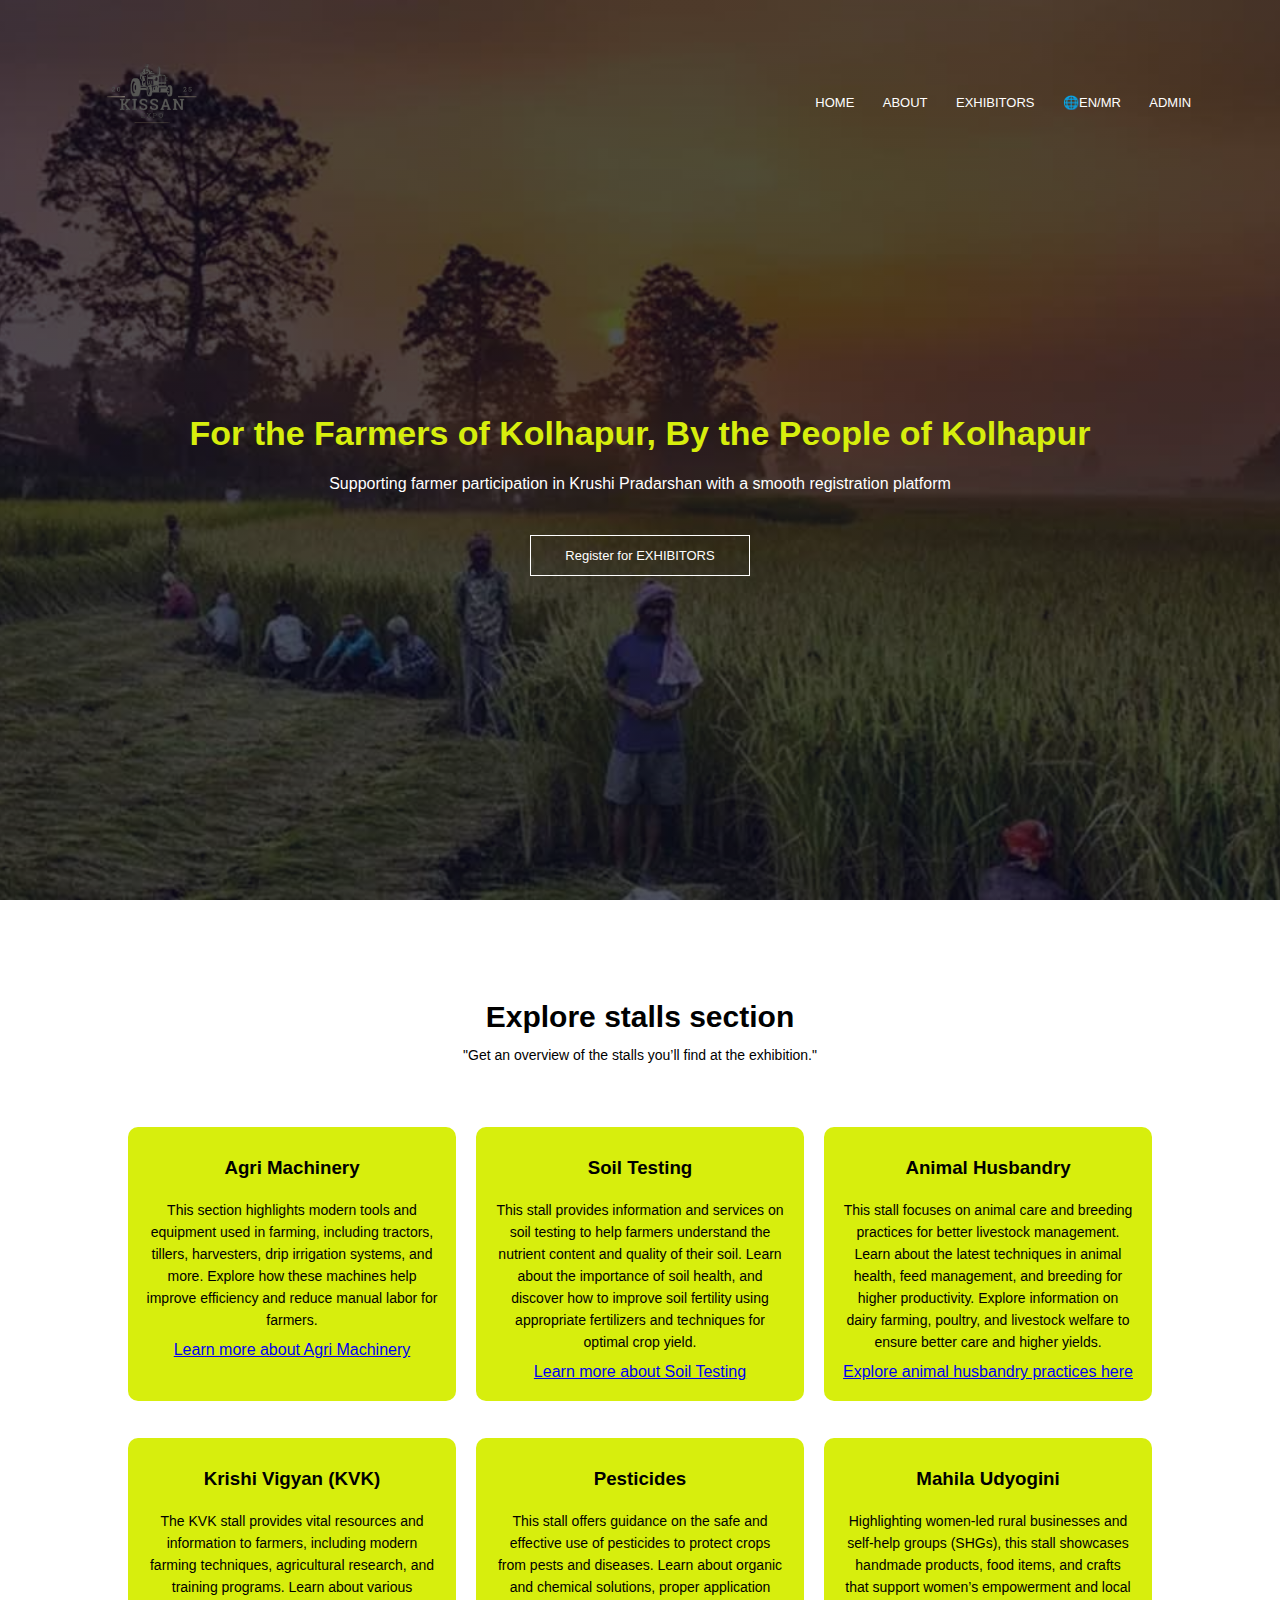
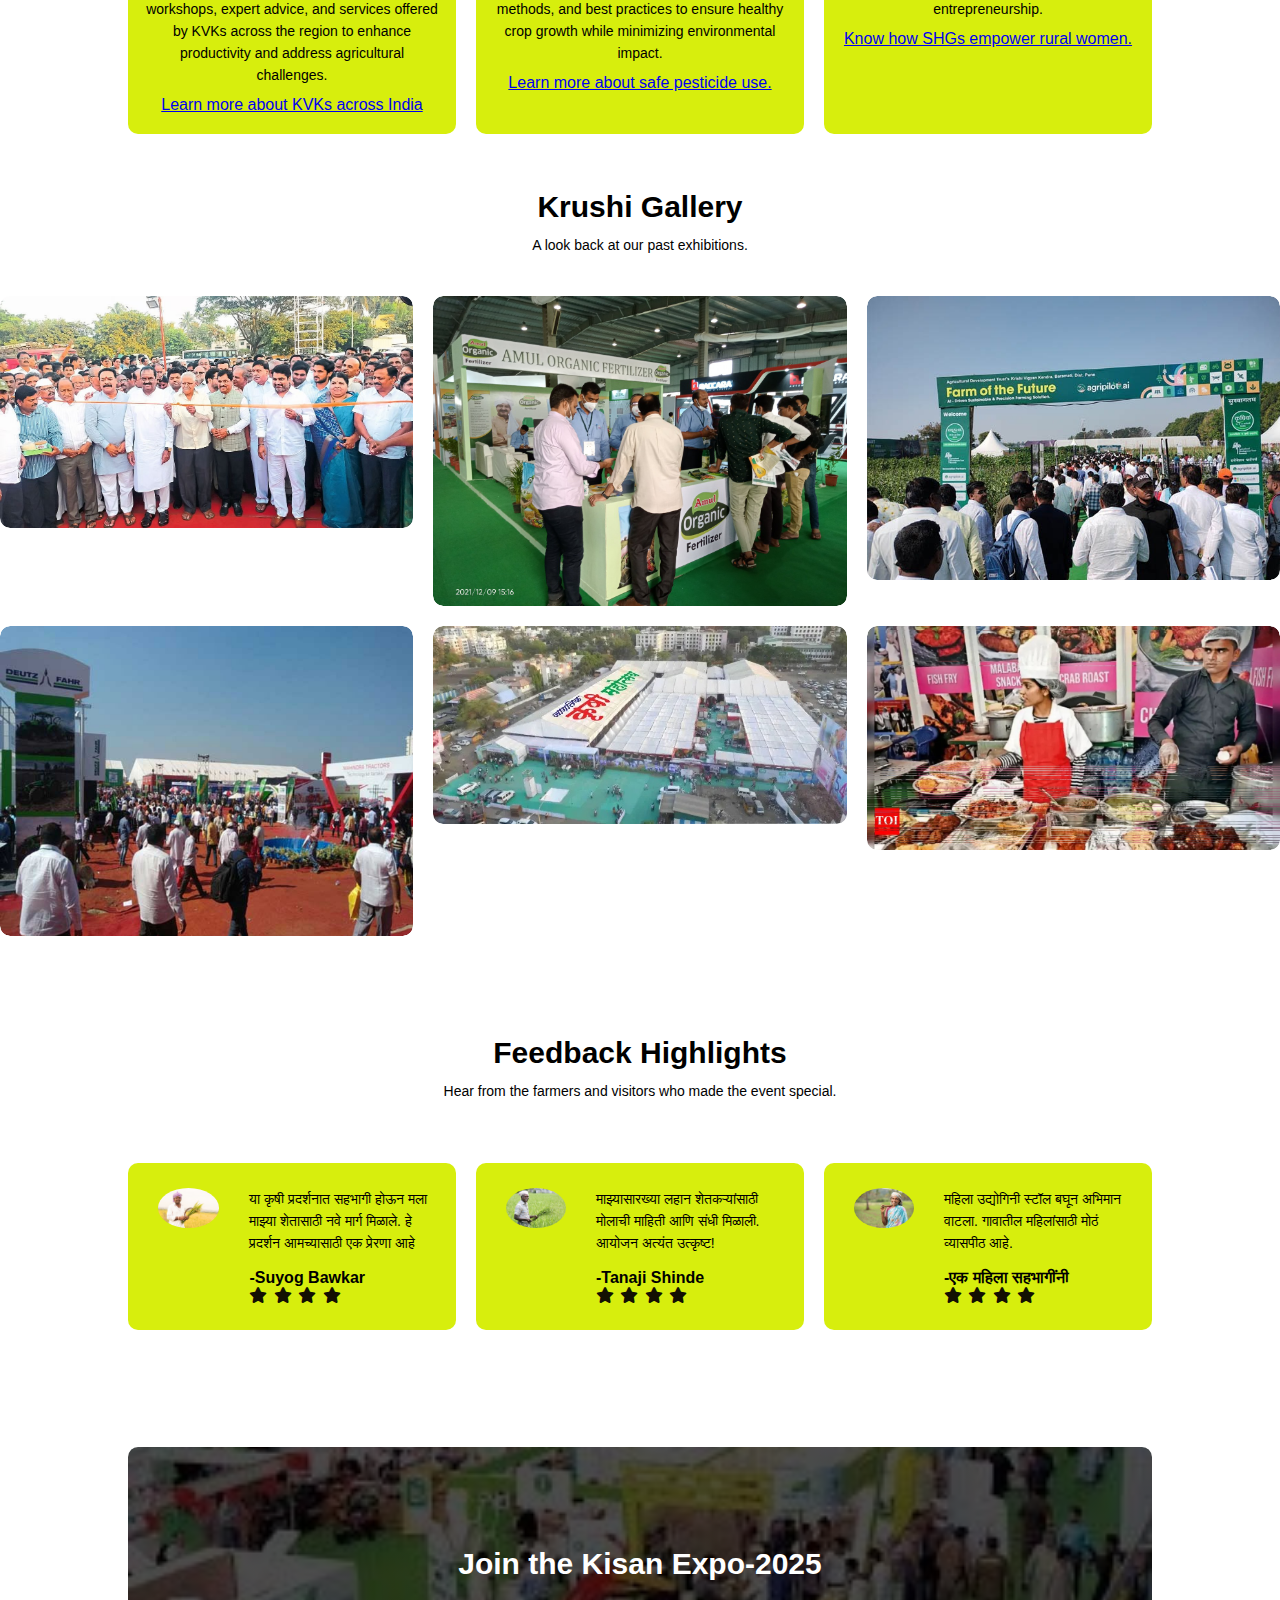
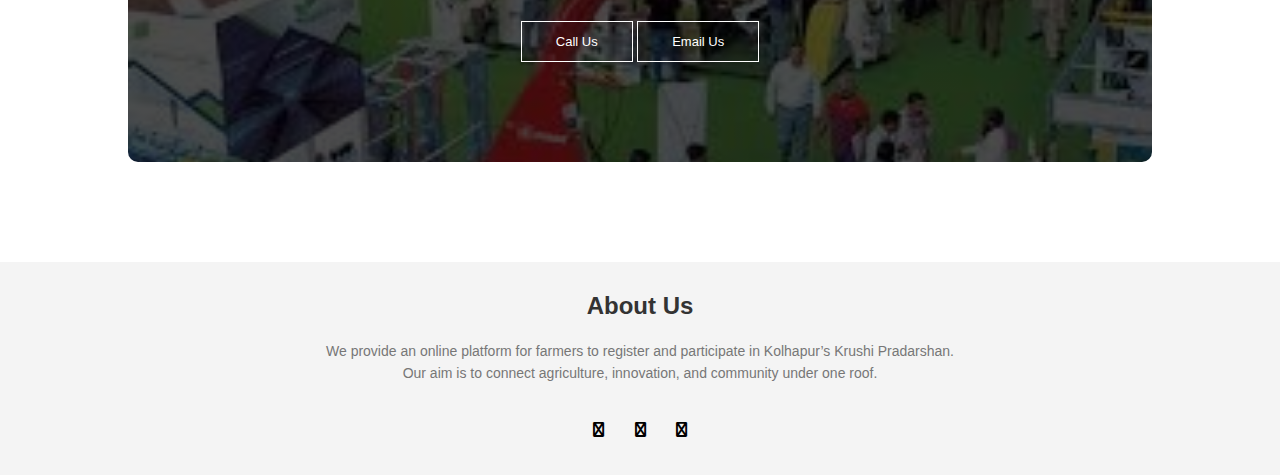
<file: index.html>
<!DOCTYPE html>
<html lang="en">
<head>
    <meta charset="UTF-8">
    <meta name="viewport" content="width=device-width, initial-scale=1.0">
    <title>Kisan Expo</title>
    <link rel="icon" type="image/x-icon" href="images/favicon.ico">
    <link rel="stylesheet" href="style.css">
    <link rel="preconnect" href="https://fonts.googleapis.com">

<link href="https://fonts.googleapis.com/css2?family=Nunito:ital,wght@0,200..1000;1,200..1000&display=swap"
 rel="stylesheet">

 <link rel="stylesheet" href="https://cdnjs.cloudflare.com/ajax/libs/font-awesome/6.4.0/css/all.min.css">
</head>
<body>
    <section class="header">
        <nav>
            <a href="index.html"><img src="images/LOGO2.png"></a>
            <div class="nav-links" id="navLinks">
                <i class="fa fa-times" onclick="hideMenu()"></i>
                <ul>
                    <li><a href="index.html">HOME</a></li>
                    <li><a href="about.html">ABOUT</a></li>
                    <li><a href="exhibitors.html">EXHIBITORS</a></li>
                    <li><a href="">🌐EN/MR</a></li>
                    <li><a href="admin.html">ADMIN</a></li>
                </ul>
            </div>
            <i class="fa fa-bars" onclick="showMenu()"></i>
        </nav>
    <div class="text-box">
        <h1>For the Farmers of Kolhapur, By the People of Kolhapur</h1>
        <p>Supporting farmer participation in Krushi Pradarshan with a smooth registration platform</p>
        <a href="exhibitors.html" class="hero-btn"> Register for EXHIBITORS</a>
    </div>

    </section>
    <!-- stalls -->

    <section class="stalls">
        <h1>Explore stalls section</h1>
         <p>"Get an overview of the stalls you’ll find at the exhibition."</p>
         <div class="row">
            <div class="stalls-col">
                <h3>Agri Machinery</h3>
                <p>This section highlights modern tools and equipment used in farming, including
                     tractors, tillers, harvesters, drip irrigation systems, and more. Explore how 
                     these machines help improve efficiency and reduce manual labor for farmers.
                </p>
                <a href="http://india.gov.in/topics/agriculture/agricultural-machinery" target="_blank">
                    Learn more about Agri Machinery</a>
            </div>

            <div class="stalls-col">
                <h3>Soil Testing</h3>
                <p>This stall provides information and services on soil testing to help farmers
                     understand the nutrient content and quality of their soil. Learn about the 
                     importance of soil health, and discover how to improve soil fertility using 
                     appropriate fertilizers and techniques for optimal crop yield.
                    </p>
                    <a href="https://greencleanguide.com/unlocking-soil-potential-a-farmers-guide-to-soil-testing-in-india/"
                     target="_blank">Learn more about Soil Testing</a>
            </div>

            <div class="stalls-col">
                <h3>Animal Husbandry</h3>
                <p>This stall focuses on animal care and breeding practices for better livestock management. 
                    Learn about the latest techniques in animal health, feed management, and breeding for
                     higher productivity. Explore information on dairy farming,
                     poultry, and livestock welfare to ensure better care and higher yields.</p>
                     <a href="https://www.india.gov.in/topics/agriculture/animal-husbandry"
                     target="_blank">Explore animal husbandry practices here</a>
            </div>

            <div class="stalls-col">
                <h3>Krishi Vigyan (KVK)</h3>
                <p>The KVK stall provides vital resources and information to farmers, including modern
                     farming techniques, agricultural research, and training programs. Learn about various workshops,
                      expert advice, and services offered by KVKs across the region to enhance 
                      productivity and address agricultural challenges.</p>
                      <a href="https://icar.org.in/krishi-vigyan-kendras"
                     target="_blank">Learn more about KVKs across India</a>
            </div>

            <div class="stalls-col">
                <h3>Pesticides</h3>
                <p>This stall offers guidance on the safe and effective use of pesticides to protect crops 
                    from pests and diseases. Learn about organic and chemical solutions, proper application methods,
                     and best practices to ensure healthy crop growth while minimizing environmental impact.</p>
                     <a href="https://ppqs.gov.in/divisions/integrated-pest-management/instruction-safe-use-pesticide"
                     target="_blank">Learn more about safe pesticide use.</a>
            </div>

            <div class="stalls-col">
                <h3>Mahila Udyogini</h3>
                <p>Highlighting women-led rural businesses and self-help groups (SHGs), this stall showcases 
                    handmade products, food items, and crafts that support women’s empowerment and local 
                    entrepreneurship.
                    </p>
                    <a href="https://rural.gov.in/en/press-release/schemes-women-through-self-help-groups"
                     target="_blank">Know how SHGs empower rural women.</a>
            </div> 
         </div>

    </section>
     <!-- section for GALLERY -->

    <section class="Gallery">
        <div class="Gallery-header">
            <h1>Krushi Gallery</h1>
            <p>A look back at our past exhibitions.</p>
        </div>
    
        <div class="row Gallery">
            <div class="Gallery-col">
                <div class="image-wrapper">
                    <img src="images/main.jpg" alt="Opening ceremony of Krushi Pradarshan">
                    <div class="layer">
                        <h3>Inauguration Moment</h3>
                    </div>
                </div>
            </div>
            <div class="Gallery-col">
                <div class="image-wrapper">
                <img src="images/pestisides.jpg" alt="Pesticides Section">
                    <div class="layer">
                       <h3>Pesticide Awareness Corner</h3>
                    </div>
                </div>
            </div>
            <div class="Gallery-col">
                <div class="image-wrapper">
                <img src="images/random1.jpg" alt="Random Image 1">
                <div class="layer">
                    <h3>Visitors at the Venue</h3>
                </div>
                </div>
            </div>
            <div class="Gallery-col">
                <div class="image-wrapper">
                <img src="images/random2.jpg" alt="Random Image 2">
                <div class="layer">
                    <h3>Visitors at the Venue</h3>
                </div>
                </div>
            </div>
            <div class="Gallery-col">
                <div class="image-wrapper">
                <img src="images/random3.jpg" alt="Random Image 3">
                <div class="layer">
                    <h3>Outside View of the Event</h3>
                </div>
                </div>
            </div>
            <div class="Gallery-col">
                <div class="image-wrapper">
                <img src="images/womenstall.jpg" alt="Random Image 4">
                <div class="layer">
                    <h3>Handmade by Her</h3>
                </div>
                </div>
            </div>
        </div>
        
        </div>
        
    </section>

    <!----feedback--->

    <section class="Feedback">
        <h1>Feedback Highlights</h1>
        <p>Hear from the farmers and visitors who made the event special.</p>

        <div class="row">
            <div class="Feedback-col">
                <img src="images/feed1.jpg" alt="Farmers image">
                <div>
                    <p>या कृषी प्रदर्शनात सहभागी होऊन मला माझ्या शेतासाठी नवे मार्ग मिळाले. हे प्रदर्शन आमच्यासाठी एक प्रेरणा आहे</p>
                    <h4>-Suyog Bawkar</h4>
                    <i class="fa fa-star"></i>
                    <i class="fa fa-star"></i>
                    <i class="fa fa-star"></i>
                    <i class="fa fa-star"></i>
                    <i class="fa fa-star-o"></i>
                </div>
            </div>
            <div class="Feedback-col">
                <img src="images/feed2.jpg" alt="Farmers image">
                <div>
                    <p>माझ्यासारख्या लहान शेतकऱ्यांसाठी मोलाची माहिती आणि संधी मिळाली. आयोजन अत्यंत उत्कृष्ट!</p>
                    <h4>-Tanaji Shinde</h4>
                    <i class="fa fa-star"></i>
                    <i class="fa fa-star"></i>
                    <i class="fa fa-star"></i>
                    <i class="fa fa-star"></i>
                    <i class="fa fa-star-half-o"></i>
                </div>
            </div>
            <div class="Feedback-col">
                <img src="images/feed3.jpg" alt="Farmers image">
                <div>
                    <p>महिला उद्योगिनी स्टॉल बघून अभिमान वाटला. गावातील महिलांसाठी मोठं व्यासपीठ आहे.</p>
                    <h4>-एक महिला सहभागींनी</h4>
                    <i class="fa fa-star"></i>
                    <i class="fa fa-star"></i>
                    <i class="fa fa-star"></i>
                    <i class="fa fa-star"></i>
                    <i class="fa fa-star-o"></i>
                </div>
            </div>
        </div>
    </section>

    <!-- call to action -->

    <section class="cta">
        <h1>Join the Kisan Expo-2025</h1>
        <a href="tel:+919876543210" class="hero-btn">Call Us</a>
        <a href="mailto:kisanexpo@gmail.com" class="hero-btn">Email Us</a>

    </section>

     <!-- footer -->
      <section class="Footer">
        <h4>About Us</h4>
        <p>We provide an online platform for farmers to register and participate in Kolhapur’s Krushi Pradarshan. 
            <br>Our aim is to connect agriculture, innovation, and community under one roof. </p>
        <div class="icons">
            <i class="fa fa-facebook"></i>
            <i class="fa fa-twitter"></i>
            <i class="fa fa-instagram"></i>
        </div>
      </section>

    <!----javascript for toggle menu----->
    <script>
        var navLinks = document.getElementById("navLinks");
        function showMenu(){
            navLinks.style.right ="0";
        }

        function hideMenu(){
            navLinks.style.right ="-200px";
        }
    </script>
</body>
</html>
</file>
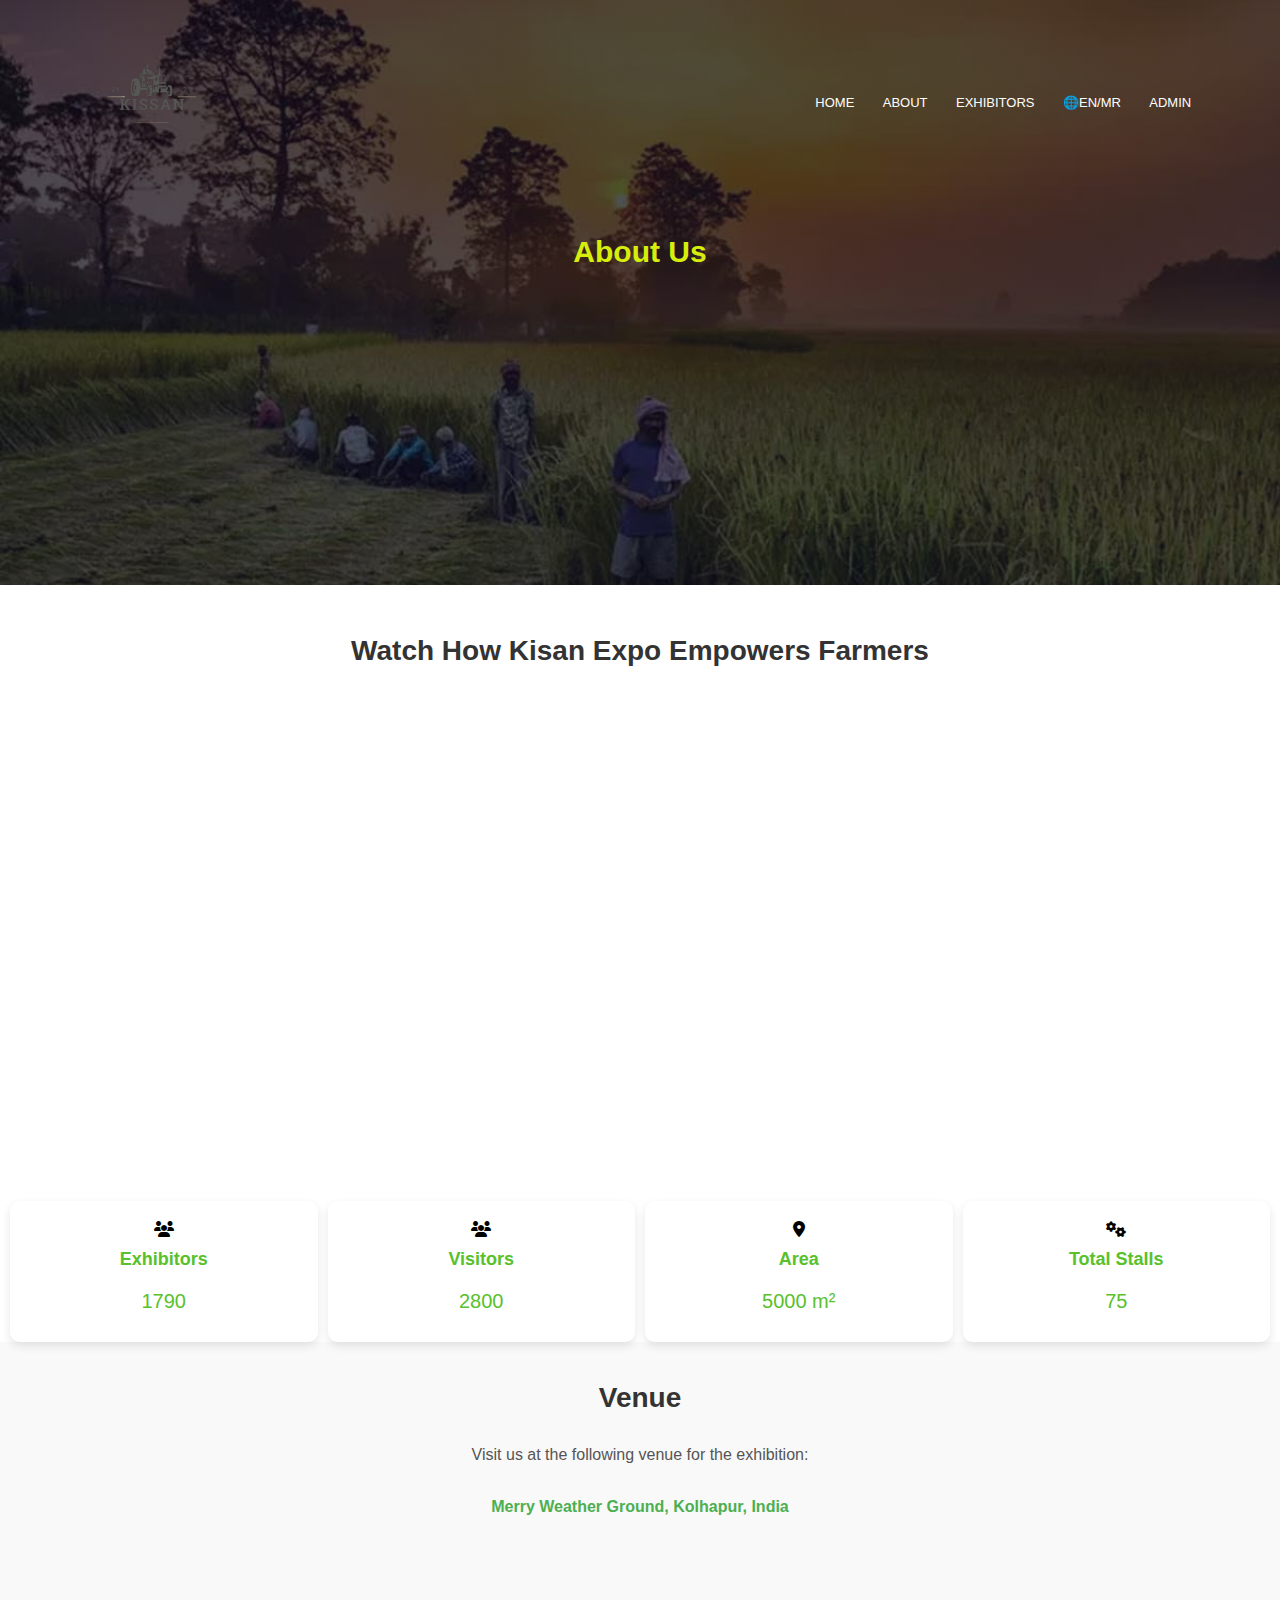
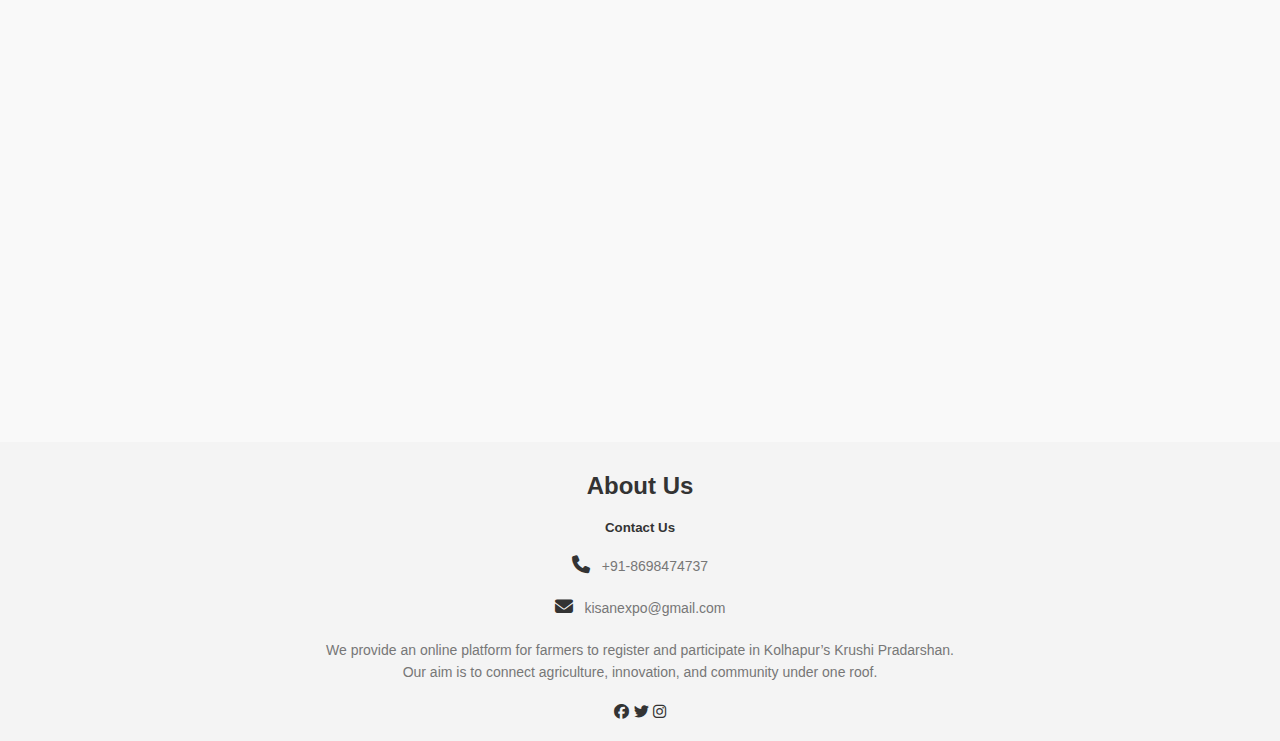
<file: about.html>
<!DOCTYPE html>
<html lang="en">
<head>
    <meta charset="UTF-8">
    <meta name="viewport" content="width=device-width, initial-scale=1.0">
    <title>Kisan Expo</title>
    <link rel="icon" type="images/x-icon" href="/images/favicon.ico">
    <link rel="stylesheet" href="style.css">
    <link rel="preconnect" href="https://fonts.googleapis.com">
<!-- <link rel="preconnect" href="https://fonts.gstatic.com" crossorigin> -->
<link href="https://fonts.googleapis.com/css2?family=Nunito:ital,wght@0,200..1000;1,200..1000&display=swap"
 rel="stylesheet">
 <link rel="stylesheet" href="https://cdnjs.cloudflare.com/ajax/libs/font-awesome/6.4.0/css/all.min.css">

</head>
<body>
    <section class="sub-header">
        <nav>
            <a href="index.html"><img src="/images/LOGO2.png"></a>
            <div class="nav-links" id="navLinks">
                <i class="fa fa-times" onclick="hideMenu()"></i>
                <ul>
                    <li><a href="index.html">HOME</a></li>
                    <li><a href="about.html">ABOUT</a></li>
                    <li><a href="exhibitors.html">EXHIBITORS</a></li>
                    <li><a href="">🌐EN/MR</a></li>
                    <li><a href="admin.html">ADMIN</a></li>
                </ul>
            </div>
            <i class="fa fa-bars" onclick="showMenu()"></i>
        </nav>
        <h1>About Us</h1>

    </section>

     <section class="about-video">
        <h2>Watch How Kisan Expo Empowers Farmers</h2>
        <div class="video-container">
            <iframe width="800" height="450"
             src="https://www.youtube.com/embed/LoPkEQ_H-EI"
             title="YouTube video player" frameborder="0"
             allow="accelerometer; autoplay; clipboard-write; encrypted-media; gyroscope; picture-in-picture"
             allowfullscreen></iframe>
        </div>
    </section>
    <section class="event-stats">
        <div class="row">
            <div class="stat-card">
                <i class="fa fa-users"></i>
                <h3>Exhibitors</h3>
                <p class="count">1790</p>
            </div>
            <div class="stat-card">
                <i class="fa fa-users"></i>
                <h3>Visitors</h3>
                <p class="count">2800</p>
            </div>
            <div class="stat-card">
                <i class="fa fa-map-marker-alt"></i>
                <h3>Area</h3>
                <p class="count">5000 m²</p>
            </div>
            <div class="stat-card">
                <i class="fa fa-cogs"></i>
                <h3>Total Stalls</h3>
                <p class="count">75</p>
            </div>
        </div>
    </section>
    <section class="venue">
        <div class="venue-content">
            <h2>Venue</h2>
            <p>Visit us at the following venue for the exhibition:</p>
            <p>
                <a href="https://www.google.com/maps?q=Merry+Weather+Ground,+Kolhapur,+India" target="_blank">
                    Merry Weather Ground, Kolhapur, India
                </a>
            </p>
    
            <!-- Wrapper for map -->
            <div class="map-container">
                <iframe src="https://www.google.com/maps/embed?pb=!1m18!1m12!1m3!1d3774.8945404176316!2d74.24311321468179!3d16.70747453309119!2m3!1f0!2f0!3f0!3m2!1i1024!2i768!4f13.1!3m3!1m2!1s0x3bc2d2eea358337b%3A0x998c575d19e680f8!2sMerry+Weather+Ground,+Kolhapur,+India!5e0!3m2!1sen!2sin!4v1672751585405!5m2!1sen!2sin"
                width="600" height="300" style="border:0;" allowfullscreen="" loading="lazy"></iframe>
            </div>
        </div>
    </section>
    

    
    
    
     <!-- footer -->
      <section class="Footer">
        <h4>About Us</h4>
        <div class="contact-info">
            <h5>Contact Us</h5>
            <p><i class="fas fa-phone"></i> +91-8698474737</p>
            <p><i class="fas fa-envelope"></i> kisanexpo@gmail.com</p>
        </div>
        <p>We provide an online platform for farmers to register and participate in Kolhapur’s Krushi Pradarshan. 
            <br>Our aim is to connect agriculture, innovation, and community under one roof. </p>
        <div class="icons">
            <i class="fab fa-facebook"></i>
            <i class="fab fa-twitter"></i>
            <i class="fab fa-instagram"></i>

        </div>
      </section>

    <!----javascript for toggle menu----->
    <script>
        var navLinks = document.getElementById("navLinks");
        function showMenu(){
            navLinks.style.right ="0";
        }

        function hideMenu(){
            navLinks.style.right ="-200px";
        }
    </script>
</body>
</html>
</file>
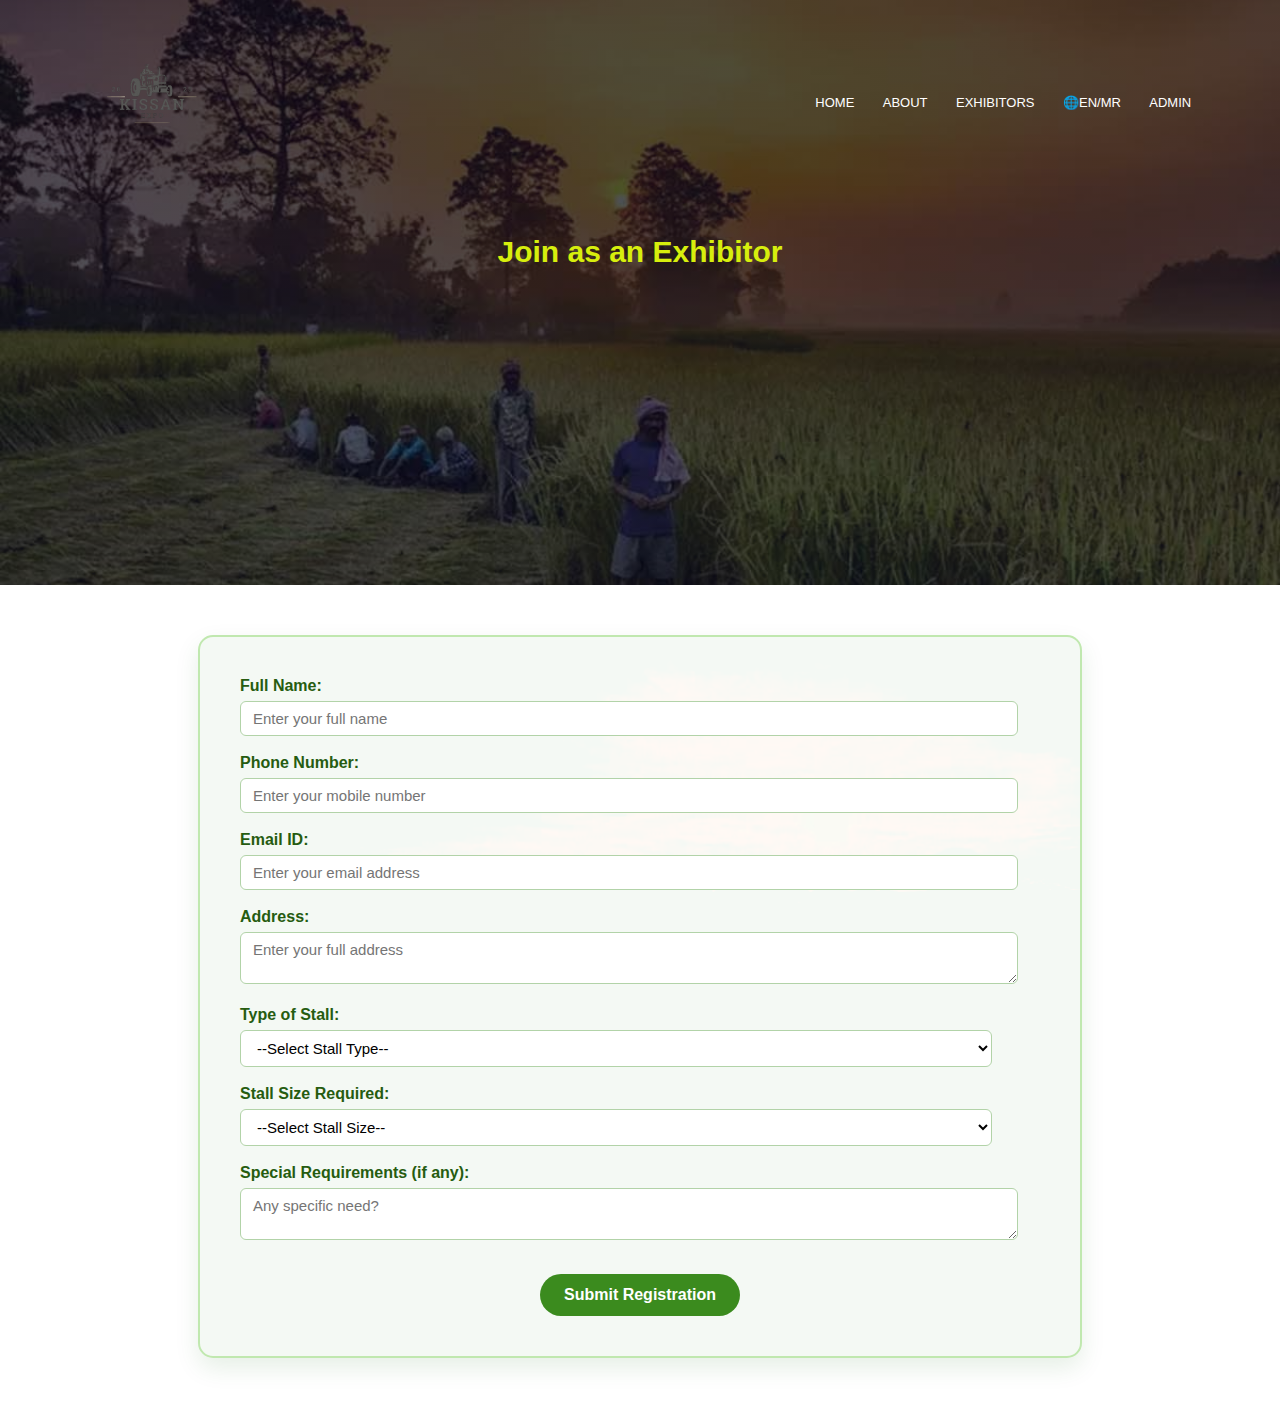
<file: exhibitors.html>
<!DOCTYPE html>
<html lang="en">
<head>
    <meta charset="UTF-8">
    <meta name="viewport" content="width=device-width, initial-scale=1.0">
    <title>Kisan Expo</title>
    <link rel="icon" type="images/x-icon" href="/images/favicon.ico">
    <link rel="stylesheet" href="style.css">
    <link rel="preconnect" href="https://fonts.googleapis.com">
<!-- <link rel="preconnect" href="https://fonts.gstatic.com" crossorigin> -->
<link href="https://fonts.googleapis.com/css2?family=Nunito:ital,wght@0,200..1000;1,200..1000&display=swap"
 rel="stylesheet">
 <!-- <link rel="stylesheet" href="https://cdn.jsdelivr.net/npm/@fortawesome/fontawesome-free@6.6.0/css/fontawesome.min.css" 
 integrity="sha384-NvKbDTEnL+A8F/AA5Tc5kmMLSJHUO868P+lDtTpJIeQdGYaUIuLr4lVGOEA1OcMy" crossorigin="anonymous"> -->
 <link rel="stylesheet" href="https://cdnjs.cloudflare.com/ajax/libs/font-awesome/6.4.0/css/all.min.css">
</head>
<body>
    <section class="sub-header">
        <nav>
            <a href="index.html"><img src="images/LOGO2.png"></a>
            <div class="nav-links" id="navLinks">
                <i class="fa fa-times" onclick="hideMenu()"></i>
                <ul>
                    <li><a href="index.html">HOME</a></li>
                    <li><a href="about.html">ABOUT</a></li>
                    <li><a href="exhibitors.html">EXHIBITORS</a></li>
                    <li><a href="">🌐EN/MR</a></li>
                    <li><a href="admin.html">ADMIN</a></li>
                </ul>
            </div>
            <i class="fa fa-bars" onclick="showMenu()"></i>
        </nav>
        <h1>Join as an Exhibitor</h1>
    </section>
    <section class="registration-form">
        <form action="submit_registration.php" method="POST">
            <div class="form-group">
                <label for="name">Full Name:</label>
                <input type="text" id="name" name="name" required placeholder="Enter your full name">
            </div>
    
            <div class="form-group">
                <label for="phone">Phone Number:</label>
                <input type="tel" id="phone" name="phone" required placeholder="Enter your mobile number">
            </div>
    
            <div class="form-group">
                <label for="email">Email ID:</label>
                <input type="email" id="email" name="email" required placeholder="Enter your email address">
            </div>
    
            <div class="form-group">
                <label for="address">Address:</label>
                <textarea id="address" name="address" required placeholder="Enter your full address"></textarea>
            </div>
    
            <div class="form-group">
                <label for="stall_type">Type of Stall:</label>
                <select id="stall_type" name="stall_type" required>
                    <option value="">--Select Stall Type--</option>
                    <option value="Machinery">Agriculture Machinery</option>
                    <option value="Fertilizers">Fertilizers</option>
                    <option value="Seeds">Seeds</option>
                    <option value="Irrigation">Irrigation Equipment</option>
                    <option value="Organic">Organic Farming Products</option>
                    <option value="Other">Mahila Udyogini</option>
                    <option value="Other">Other</option>
                </select>
            </div>
    
            <div class="form-group">
                <label for="stall_size">Stall Size Required:</label>
                <select id="stall_size" name="stall_size" required>
                    <option value="">--Select Stall Size--</option>
                    <option value="6x6">6x6 feet</option>
                    <option value="8x8">8x8 feet</option>
                    <option value="10x10">10x10 feet</option>
                    <option value="12x12">12x12 feet</option>
                    <option value="custom">Other (Specify in Special Requirements)</option>
                </select>
            </div>
            
    
            <div class="form-group">
                <label for="requirements">Special Requirements (if any):</label>
                <textarea id="requirements" name="requirements" placeholder="Any specific need?"></textarea>
            </div>
    
            <button type="submit" class="hero-btn grn-btn">Submit Registration</button>
        </form>
    </section>

    <!----javascript for toggle menu----->
    <script>
        var navLinks = document.getElementById("navLinks");
        function showMenu(){
            navLinks.style.right ="0";
        }

        function hideMenu(){
            navLinks.style.right ="-200px";
        }
    </script>
</body>
</html>
</file>
<file: style.css>
*{
    margin: 0;
    padding: 0;
    font-family: 'Poppins', sans-serif;
}
.header{
    min-height: 100vh;
    width: 100%;
    background-image: linear-gradient(rgba(4,9,30,0.7),rgba(4,9,30,0.7)),url(images/mainphoto.jpg);
    background-position: center;
    background-size: cover;
    position: relative;
}
nav{
display: flex;
padding: 2% 6%;
justify-content: space-between;
align-items: center;
margin-bottom: 30px;
}
nav img{
    width: 150px;
}
.nav-links{
    flex: 1;
    text-align: right;
}
.nav-links ul li{
    list-style: none;
    display: inline-block;
    padding: 8px 12px;
    position: relative;
}
.nav-links ul li a{
color: #fff;
text-decoration: none;
font-size: 13px;
}
.nav-links ul li::after{
    content: '';
    width: 0% ;
    height: 2px;
    background: rgb(231, 241, 138);
    display: block;
    margin: auto;
    transition: 0.5s;
}
.nav-links ul li:hover::after{
    width: 100% ;
}
.text-box{
    width: 90%;
    color: #fff;
    position: absolute;
    top: 55%;
    left: 50%;
    transform: translate(-50%, -50%);
    text-align: center;
}
.text-box h1{
    font-size: 34px;
    color: rgb(215, 238, 13) ;
}
.text-box p{
    margin: 10px 0 30px;
    font-size: 16px;
    color: #fff;
}
.hero-btn{
    display: inline-block;
    text-decoration: none;
    color: #fff;
    border: 1px solid #fff;
    padding: 12px 34px;
    font-size: 13px;
    background: transparent;
    position: relative;
    cursor: pointer;
}
.hero-btn:hover{
    border: 1px solid #fff;
    background: rgba(215, 238, 13) ;
    transition: 0.5s;
}
nav .fa{
    display: none;
}
@media(max-width: 700px){
    .text-box h1{
        font-size: 12px;
    }
    .nav-links ul li{
        display: block;
    }
    .nav-links{
        position: absolute;
        background:  rgba(224, 192, 9, 0.986);
        height: 100vh;
        width: 200px;
        top: 0;
        right:-200px;
        text-align: left;
        z-index: 2;
    }
    nav .fa{
        display: block;
        color: #fff;
        margin: 10px;
        font-size: 22px;
        cursor: pointer;
    }
    .nav-links ul{
        padding: 30px;
    }
}
/* stalls */
.stalls{
    width: 80%;
    margin: auto;
    text-align: center;
    padding-top: 100px;
}
h1{
    font-size: 30px;
    font-weight: 600;
}
p{
    font-size: 14px;
    font-weight: 300;
    line-height: 22px;
    padding: 10px;
}
.row{
    margin-top: 5%;
    display: flex;
    justify-content:space-between;
    gap: 20px;
    display: grid;
    grid-template-columns: repeat(3, 1fr); 
}
.stalls-col{
    flex-basis: 31%;
    background: rgb(215, 238, 13);
    border-radius: 10px;
    margin-bottom: 5%;
    padding: 20px 8px;
    box-sizing:content-box;
    transition: 0.5s;
}
h3{
    text-align: center;
    font-weight: 600;
    margin: 10px 0;
}
.stalls-col:hover{
    box-shadow: 0 0 20px 0px rgba(0, 0, 0, 0.2);
}
@media(max-width: 700px){
    .row{
        flex-direction: column;
    }
}

.row.Gallery {
    display: flex;
    flex-wrap: wrap;  
    gap: 20px; 
    justify-content:space-between;
    text-align: center;
    margin-top: 30px;
}
.Gallery-header {
    text-align: center;
    margin-top: 40px;
    margin-bottom: 20px;
}
.Gallery-col {
    flex: 1 1 calc(33.33% - 20px); 
    box-sizing: border-box;
    border-radius: 10px;
    overflow: hidden;
}
.Gallery-col img {
    width: 100%;
    height: auto;
    display: block;
    object-fit: cover;
    border-radius: 10px;
}
.image-wrapper {
    position: relative; /* Needed to place layer over image */
    border-radius: 10px;
    overflow: hidden;
}
.layer{
    background: transparent;
    height: 100%;
    width: 100%;
    position: absolute;
    top: 0;
    left: 0;
    transition: 0.5s;
}
.layer:hover{
    background: rgba(215, 238, 13, 0.7);
}
.layer h3{
    width: 100%;
    font-weight: 500;
    color: #141212;
    font-size: 20px;
    bottom: 0;
    left: 50%;
    transform: translateX(-50%);
    position: absolute;
    opacity: 0;
    transition: 0.3s;
}
.layer:hover h3{
    bottom: 49%;
    opacity: 1;
}

/* feedback */
.Feedback{
    width: 80%;
    margin: auto;
    padding-top: 100px;
    text-align: center;
}
.Feedback-col{
    flex-basis: 44%;
    border-radius: 10px;
    margin-bottom: 5%;
    text-align: left;
    background: rgb(215, 238, 13) ;
    padding: 25px;
    cursor: pointer;
    display: flex;
}
.Feedback-col img{
    height: 40px;
    margin-left: 5px;
    margin-right: 30px;
    border-radius: 75%;
}
.Feedback-col p{
    padding: 0;
}
.Feedback-col h4{
     margin-top: 15px;
     text-align: left;
}
.Feedback-col .fa {
    color: rgb(19, 16, 2);  
    font-size: 16px;
    margin-right: 2px; 
}


/* call to action */
.cta{
    margin: 100px auto;
    width: 80%;
    background-image: linear-gradient(rgba(0,0,0,0.7),rgba(0,0,0,0.7)),url(images/cta.jpg);
    background-position: center;
    background-size: cover;
    border-radius: 10px;
    text-align: center;
    padding: 100px 0;
}
.cta h1{
    color: #fff;
    margin-bottom: 40px;
    padding: 0;
}

/* footer */
.Footer{
    width: 100%;
    text-align: center;
    padding: 30px 0;
}
.Footer h4{
    margin-bottom: 25px;
    margin-top: 20px;
    font-weight: 600;
}
.icons .fa{
    color: black;
    margin: 0 13px;
    cursor: pointer;
    padding: 18px 0;
}

/* about us page */
.sub-header{
    height: 65vh;
    width: 100%;
    background-image: linear-gradient(rgba(4,9,30,0.7),rgba(4,9,30,0.7)),url(images/mainphoto.jpg);
    background-position: center;
    background-size: cover;
    text-align: center;
    color: rgb(215, 238, 13);
}

.about-video {
    width: 80%;
    margin:  auto;
    text-align: center;
    padding: 50px 0;
}

.about-video h2 {
    margin-bottom: 30px;
    font-size: 28px;
    color: #333;
}
.grn-btn{
    border: 1px solid #58c12b;
    background: transparent;
    color: #58c12b;
}
.event-stats .row {
    display: flex;
    justify-content: space-between;  
    gap: 10px;  
    margin: 0 10px; 
}

.stat-card {
    background-color: #ffffff;
    padding: 20px;
    border-radius: 10px;
    width: 22%;  
    box-shadow: 0 4px 10px rgba(0, 0, 0, 0.1);
    text-align: center;
    transition: transform 0.3s ease-in-out; 
}

.stat-card:hover {
    transform: translateY(-5px); 
}

.stat-card .icon {
    font-size: 30px;  
    color: #58c12b;  
}

.stat-card h3 {
    font-size: 18px;
    margin-top: 10px;
    color:#58c12b;
}

.stat-card p {
    font-size: 14px;
    color:#58c12b;
    margin-top: 5px;
    font-size: 20px;
}
/* Venue Section */
.venue {
    padding: 40px 0;
    background-color: #f9f9f9;
    text-align: center;
}

.venue h2 {
    font-size: 28px;
    margin-bottom: 20px;
    color: #333;
}

.venue p {
    font-size: 16px;
    color: #555;
    margin: 10px 0;
}

.venue p a {
    color: #4CAF50;
    font-weight: bold;
    text-decoration: none;
}

.venue p a:hover {
    text-decoration: underline;
}

/* Embedded map styling */
.venue iframe {
    border: 0;
    border-radius: 10px;
    width: 100%;
    height: 400px;
    margin-top: 20px;
}
.map-container {
    max-width: 600px;  
    margin: 0 auto;   
    padding: 20px 0;   
}

@media(max-width: 768px) {
    .venue iframe {
        height: 300px; 
    }
}
.Footer {
    width: 100%;
    text-align: center;
    padding: 20px 0;
    background: #f4f4f4;
}
.Footer h4, 
.Footer h5, 
.Footer p {
    margin: 10px 0; 
    padding: 0;
    color: #333;
}

.Footer h4 {
    font-size: 24px;
    margin-bottom: 20px;
    color: #333;
}

.contact-info p {
    font-size: 16px;
    
    color: #555;
}

.contact-info i {
    color:  #333;
    margin-right: 8px;
    font-size: 18px;
}

.Footer p {
    font-size: 14px;
    color: #777;
    margin: 20px 0;
}

.icons i {
    font-size: 15px;
    color: #333;
    cursor: pointer;
    transition: 0.3s;
}

.icons i:hover {
    color:  #4CAF50;
}
.contact-info i:hover{
    color:  #4CAF50;
}
/* exhibitors section */
.registration-form {
    width: 85%;
    max-width: 800px;
    margin: 50px auto;
    padding: 40px;
    background: #f4f9f4; /* soft farm green */
    border: 2px solid #c0e8af;
    border-radius: 15px;
    box-shadow: 0 10px 25px rgba(0, 100, 0, 0.1);
    font-family: 'Segoe UI', sans-serif;
    background-image: url('/images/crops.jpg'); /* optional background image */
    background-size: cover;
    background-blend-mode: lighten;
}

.registration-form h1 {
    text-align: center;
    color: #3b8b1e;
    margin-bottom: 30px;
    font-size: 28px;
}

.form-group {
    margin-bottom: 18px;
}

.form-group label {
    display: block;
    margin-bottom: 6px;
    color: #265c10;
    font-weight: 600;
}

.form-group input,
.form-group textarea,
.form-group select {
    width: 94%;
    padding: 8px 12px;
    font-size: 15px;
    border: 1px solid #b2d3a8;
    border-radius: 6px;
    resize: vertical;
    background: #ffffff;
    transition: border-color 0.3s ease-in-out;
}

.form-group input:focus,
.form-group textarea:focus,
.form-group select:focus {
    border-color: #62c04b;
    outline: none;
}

.hero-btn.grn-btn {
    background-color: #3b8b1e;
    color: white;
    padding: 12px 24px;
    font-size: 16px;
    font-weight: bold;
    border: none;
    border-radius: 25px;
    cursor: pointer;
    display: block;
    margin: 30px auto 0;
    transition: background-color 0.3s;
}

.hero-btn.grn-btn:hover {
    background-color: #2d6f12;
    transform: scale(1.02);
}
/* admin section */
.admin-login {
    background-image: url('images/farm-bg.jpg');
    background-size: cover;
    background-position: center;
    background-repeat: no-repeat;
    height: 100vh;
    display: flex;
    justify-content: center;
    align-items: center;
}

.login-container {
    background-color: rgba(255, 255, 255, 0.95);
    padding: 40px 30px;
    border-radius: 12px;
    box-shadow: 0 0 15px rgba(0,0,0,0.2);
    width: 320px;
    text-align: center;
}

.login-container h2 {
    color: #28a745;
    margin-bottom: 20px;
    font-size: 28px;
}

.login-container input {
    width: 100%;
    padding: 12px;
    margin: 10px 0;
    border: 1px solid #ccc;
    border-radius: 8px;
    box-sizing: border-box;
    font-size: 16px;
}

.login-btn {
    background-color: #28a745;
    color: white;
    border: none;
    padding: 12px;
    width: 100%;
    border-radius: 8px;
    font-size: 16px;
    cursor: pointer;
    margin-top: 10px;
    transition: background 0.3s ease;
}

.login-btn:hover {
    background-color: #218838;
}
</file>
